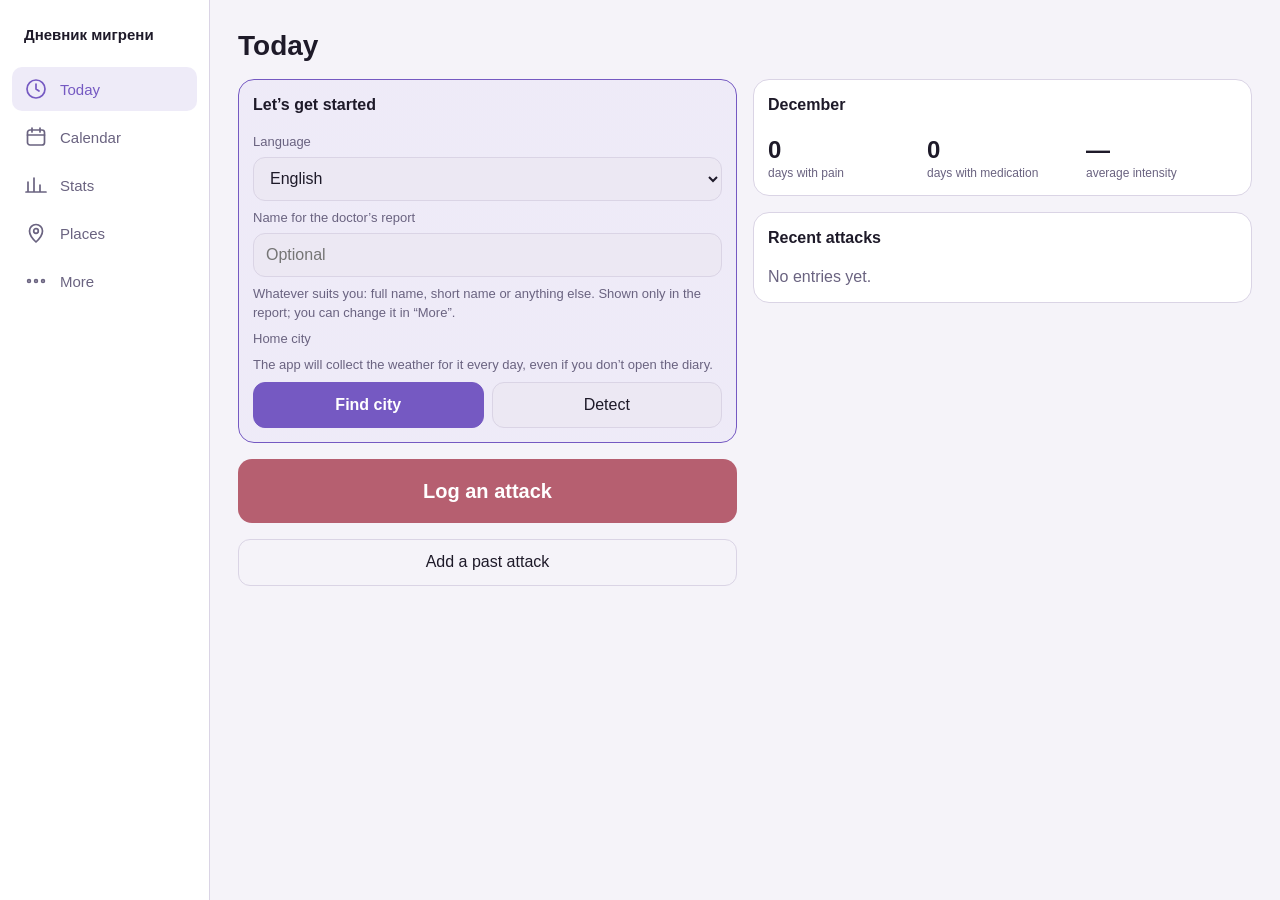
<file: index.html>
<!doctype html><html lang="ru"><head><meta charset="utf-8"><meta name="viewport" content="width=device-width, initial-scale=1, viewport-fit=cover"><meta name="theme-color" content="#14131b"><meta name="apple-mobile-web-app-capable" content="yes"><meta name="mobile-web-app-capable" content="yes"><meta name="apple-mobile-web-app-status-bar-style" content="black-translucent"><meta name="apple-mobile-web-app-title" content="Мигрень"><script> (function () { var t = 'system'; try { t = localStorage.getItem('migraine.theme') || 'system'; } catch (e) {} var light = t === 'light' || (t !== 'dark' && matchMedia('(prefers-color-scheme: light)').matches); if (t === 'light' || t === 'dark') document.documentElement.setAttribute('data-theme', t); document.querySelector('meta[name="theme-color"]').setAttribute('content', light ? '#f5f3f9' : '#14131b'); document.querySelector('meta[name="apple-mobile-web-app-status-bar-style"]').setAttribute('content', light ? 'default' : 'black-translucent'); })(); </script><link rel="apple-touch-icon" href="icons/apple-touch-icon.png"><link rel="icon" type="image/png" href="icons/icon-192.png"><link rel="manifest" href="manifest.webmanifest"><link rel="stylesheet" href="app.7e8e3eef.css"><title>Дневник мигрени</title></head><body><header class="topbar"><div id="langpick" class="topline" hidden></div><h1 id="title">Сегодня</h1><span class="statuses"><span id="sync" class="sync"></span><button id="csync" class="csync" data-action="cloud-status" hidden></button></span></header><main id="view"></main><nav class="tabbar"><button data-tab="home" aria-label="Сегодня"><svg viewBox="0 0 24 24"><path d="M12 3a9 9 0 1 0 0 18 9 9 0 0 0 0-18Zm0 4v5l3 2"/></svg><span>Сегодня</span></button><button data-tab="calendar" aria-label="Календарь"><svg viewBox="0 0 24 24"><rect x="3.5" y="5" width="17" height="15" rx="2.5"/><path d="M3.5 10h17M8 3v4M16 3v4"/></svg><span>Календарь</span></button><button data-tab="stats" aria-label="Статистика"><svg viewBox="0 0 24 24"><path d="M4 19V9M10 19V5M16 19v-7M22 19H2"/></svg><span>Статистика</span></button><button data-tab="places" aria-label="Места"><svg viewBox="0 0 24 24"><path d="M12 21s-6.5-6-6.5-11a6.5 6.5 0 0 1 13 0c0 5-6.5 11-6.5 11Z"/><circle cx="12" cy="10" r="2.3"/></svg><span>Места</span></button><button data-tab="more" aria-label="Ещё"><svg viewBox="0 0 24 24"><circle cx="5" cy="12" r="1.4"/><circle cx="12" cy="12" r="1.4"/><circle cx="19" cy="12" r="1.4"/></svg><span>Ещё</span></button></nav><div id="sheet" class="sheet-wrap" hidden><div class="sheet" role="dialog" aria-modal="true"></div></div><div id="toast" class="toast" role="status" hidden></div><section id="print"></section><script type="module" src="app.9567025d.js"></script></body></html>
</file>
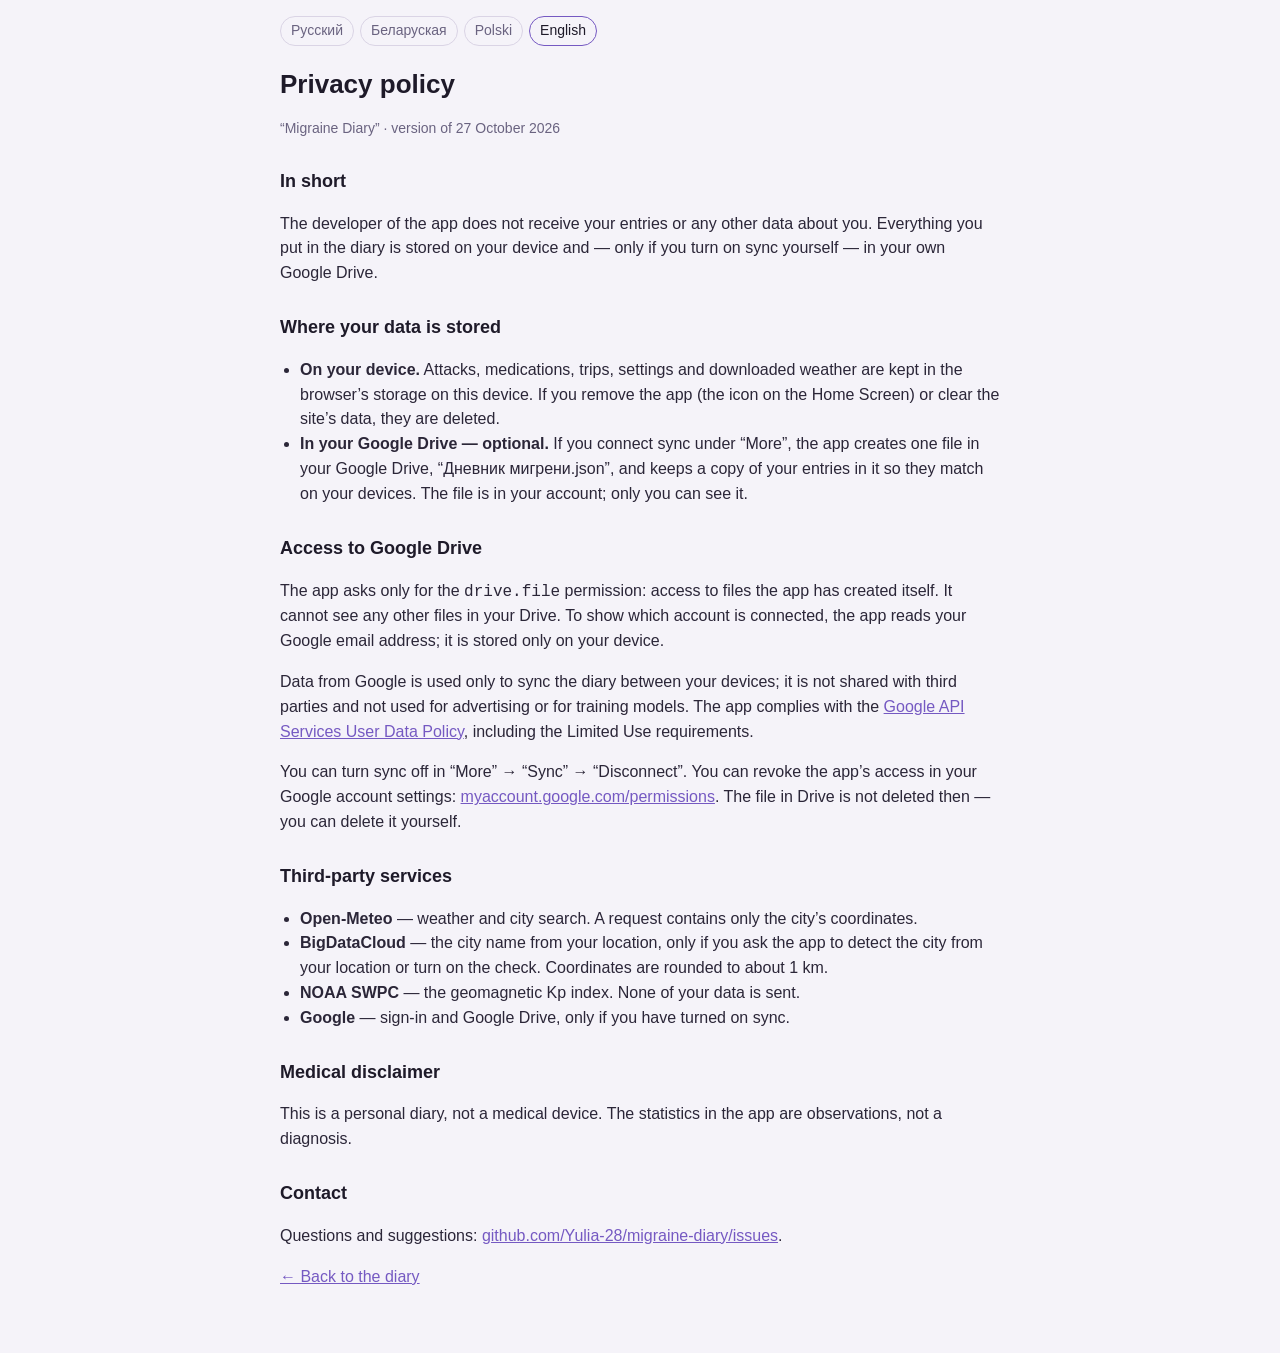
<file: privacy.html>
<!doctype html><html lang="ru"><head><meta charset="utf-8"><meta name="viewport" content="width=device-width, initial-scale=1, viewport-fit=cover"><meta name="theme-color" content="#14131b"><link rel="icon" type="image/png" href="icons/icon-192.png"><title>Политика конфиденциальности — Дневник мигрени</title><script> (function () { var t = 'system'; try { t = localStorage.getItem('migraine.theme') || 'system'; } catch (e) {} var light = t === 'light' || (t !== 'dark' && matchMedia('(prefers-color-scheme: light)').matches); document.documentElement.setAttribute('data-theme', light ? 'light' : 'dark'); document.querySelector('meta[name="theme-color"]').setAttribute('content', light ? '#f5f3f9' : '#14131b'); })(); </script><style>:root{color-scheme:dark;--bg: #14131b;--text: #e4dfec;--body: #d6d0e0;--muted: #9a93ab;--accent: #a995d6;--border: #353145}:root[data-theme=light]{color-scheme:light;--bg: #f5f3f9;--text: #1e1a29;--body: #2b2638;--muted: #6a6380;--accent: #7559c2;--border: #dad4e5}body{margin:0;background:var(--bg);color:var(--text);font:16px/1.55 -apple-system,BlinkMacSystemFont,Segoe UI,Roboto,sans-serif}main{max-width:720px;margin:0 auto;padding:calc(16px + env(safe-area-inset-top)) 16px 48px}.langs{display:flex;flex-wrap:wrap;gap:6px;margin:0 0 18px;font-size:14px}.langs a{text-decoration:none;color:var(--muted);border:1px solid var(--border);border-radius:999px;padding:3px 10px}.langs a.on{color:var(--text);border-color:var(--accent)}h1{font-size:26px;margin:0 0 4px}h2{font-size:18px;margin:28px 0 8px}p,li{color:var(--body)}.muted{color:var(--muted);font-size:14px}a{color:var(--accent)}ul{padding-left:20px}</style></head><body><main><nav class="langs"><a href="?lang=ru">Русский</a><a href="?lang=be">Беларуская</a><a href="?lang=pl">Polski</a><a href="?lang=en">English</a></nav><article lang="ru" data-title="Политика конфиденциальности — Дневник мигрени"><h1>Политика конфиденциальности</h1><p class="muted">«Дневник мигрени» · редакция от 27 октября 2026</p><h2>Коротко</h2><p>Разработчик приложения не получает ваши записи и вообще никакие данные о вас. Всё, что вы вносите в дневник, хранится на вашем устройстве и — только если вы сами подключили синхронизацию — в вашем собственном Google Drive.</p><h2>Где хранятся данные</h2><ul><li><b>На устройстве.</b> Приступы, лекарства, поездки, настройки и скачанная погода хранятся в памяти браузера на этом устройстве. Если удалить приложение (иконку с экрана «Домой») или очистить данные сайта, они удалятся.</li><li><b>В вашем Google Drive — по желанию.</b> Если в разделе «Ещё» подключить синхронизацию, приложение создаёт в вашем Google Drive один файл «Дневник мигрени.json» и хранит в нём копию записей, чтобы они совпадали на ваших устройствах. Файл лежит в вашем аккаунте, его видите только вы.</li></ul><h2>Доступ к Google Drive</h2><p>Приложение запрашивает только разрешение <code>drive.file</code>: доступ к файлам, которые создало само приложение. Остальные файлы в вашем Drive ему не видны. Для показа подключённого аккаунта приложение читает ваш адрес электронной почты Google; он хранится только на вашем устройстве.</p><p>Данные из Google используются только для синхронизации дневника между вашими устройствами, не передаются третьим лицам и не используются для рекламы или обучения моделей. Приложение соблюдает <a href="https://developers.google.com/terms/api-services-user-data-policy" target="_blank" rel="noopener">правила Google API Services User Data Policy</a>, включая требования Limited Use.</p><p>Отключить синхронизацию можно в «Ещё» → «Синхронизация» → «Отключить». Отозвать доступ приложения можно в настройках аккаунта Google: <a href="https://myaccount.google.com/permissions" target="_blank" rel="noopener">myaccount.google.com/permissions</a>. Файл в Drive при этом не удаляется — его можно удалить самостоятельно.</p><h2>Сторонние сервисы</h2><ul><li><b>Open-Meteo</b> — погода и поиск города. Запрос содержит только координаты города.</li><li><b>BigDataCloud</b> — название города по геолокации, только если вы сами нажали «Проверить по геолокации» или включили проверку. Координаты округляются примерно до 1 км.</li><li><b>NOAA SWPC</b> — магнитный индекс Kp. Никаких ваших данных не передаётся.</li><li><b>Google</b> — вход и Google Drive, только если вы подключили синхронизацию.</li></ul><h2>Медицинская оговорка</h2><p>Это личный дневник, а не медицинское изделие. Статистика в приложении — наблюдения, а не диагноз.</p><h2>Контакты</h2><p>Вопросы и предложения: <a href="https://github.com/Yulia-28/migraine-diary/issues" target="_blank" rel="noopener">github.com/Yulia-28/migraine-diary/issues</a>.</p><p><a href="./">← Вернуться в дневник</a></p></article><article lang="be" data-title="Палітыка канфідэнцыяльнасці — Дзённік мігрэні" hidden><h1>Палітыка канфідэнцыяльнасці</h1><p class="muted">«Дзённік мігрэні» · рэдакцыя ад 27 кастрычніка 2026</p><h2>Коратка</h2><p>Распрацоўшчык праграмы не атрымлівае вашы запісы і наогул ніякіх даных пра вас. Усё, што вы ўносіце ў дзённік, захоўваецца на вашай прыладзе і — толькі калі вы самі падключылі сінхранізацыю — у вашым уласным Google Drive.</p><h2>Дзе захоўваюцца даныя</h2><ul><li><b>На прыладзе.</b> Прыступы, лекі, паездкі, налады і спампаванае надвор’е захоўваюцца ў памяці браўзера на гэтай прыладзе. Калі выдаліць праграму (значок з экрана «Дадому») або ачысціць даныя сайта, яны выдаляцца.</li><li><b>У вашым Google Drive — па жаданні.</b> Калі ў раздзеле «Яшчэ» падключыць сінхранізацыю, праграма стварае ў вашым Google Drive адзін файл «Дневник мигрени.json» і захоўвае ў ім копію запісаў, каб яны супадалі на вашых прыладах. Файл ляжыць у вашым акаўнце, яго бачыце толькі вы.</li></ul><h2>Доступ да Google Drive</h2><p>Праграма запытвае толькі дазвол <code>drive.file</code>: доступ да файлаў, якія стварыла сама праграма. Астатнія файлы ў вашым Drive ёй не бачныя. Каб паказаць падключаны акаўнт, праграма чытае ваш адрас электроннай пошты Google; ён захоўваецца толькі на вашай прыладзе.</p><p>Даныя з Google выкарыстоўваюцца толькі для сінхранізацыі дзённіка паміж вашымі прыладамі, не перадаюцца трэцім асобам і не выкарыстоўваюцца для рэкламы або навучання мадэляў. Праграма выконвае <a href="https://developers.google.com/terms/api-services-user-data-policy" target="_blank" rel="noopener">правілы Google API Services User Data Policy</a>, у тым ліку патрабаванні Limited Use.</p><p>Адключыць сінхранізацыю можна ў «Яшчэ» → «Сінхранізацыя» → «Адключыць». Адклікаць доступ праграмы можна ў наладах акаўнта Google: <a href="https://myaccount.google.com/permissions" target="_blank" rel="noopener">myaccount.google.com/permissions</a>. Файл у Drive пры гэтым не выдаляецца — яго можна выдаліць самастойна.</p><h2>Іншыя сэрвісы</h2><ul><li><b>Open-Meteo</b> — надвор’е і пошук горада. Запыт змяшчае толькі каардынаты горада.</li><li><b>BigDataCloud</b> — назва горада па геалакацыі, толькі калі вы самі папрасілі вызначыць горад па геалакацыі або ўключылі праверку. Каардынаты акругляюцца прыкладна да 1 км.</li><li><b>NOAA SWPC</b> — магнітны індэкс Kp. Ніякіх вашых даных не перадаецца.</li><li><b>Google</b> — уваход і Google Drive, толькі калі вы падключылі сінхранізацыю.</li></ul><h2>Медыцынская агаворка</h2><p>Гэта асабісты дзённік, а не медыцынскі выраб. Статыстыка ў праграме — назіранні, а не дыягназ.</p><h2>Кантакты</h2><p>Пытанні і прапановы: <a href="https://github.com/Yulia-28/migraine-diary/issues" target="_blank" rel="noopener">github.com/Yulia-28/migraine-diary/issues</a>.</p><p><a href="./">← Вярнуцца ў дзённік</a></p></article><article lang="pl" data-title="Polityka prywatności — Dziennik migreny" hidden><h1>Polityka prywatności</h1><p class="muted">„Dziennik migreny” · wersja z 27 października 2026</p><h2>W skrócie</h2><p>Twórca aplikacji nie otrzymuje Twoich wpisów ani żadnych innych danych o Tobie. Wszystko, co wpisujesz do dziennika, jest przechowywane na Twoim urządzeniu i — tylko jeśli sam(a) włączysz synchronizację — na Twoim własnym Google Drive.</p><h2>Gdzie są przechowywane dane</h2><ul><li><b>Na urządzeniu.</b> Ataki, leki, wyjazdy, ustawienia i pobrana pogoda są przechowywane w pamięci przeglądarki na tym urządzeniu. Jeśli usuniesz aplikację (ikonę z ekranu początkowego) albo wyczyścisz dane witryny, zostaną usunięte.</li><li><b>Na Twoim Google Drive — opcjonalnie.</b> Jeśli w zakładce „Więcej” włączysz synchronizację, aplikacja tworzy na Twoim Google Drive jeden plik „Дневник мигрени.json” i przechowuje w nim kopię wpisów, aby były takie same na Twoich urządzeniach. Plik znajduje się na Twoim koncie i widzisz go tylko Ty.</li></ul><h2>Dostęp do Google Drive</h2><p>Aplikacja prosi tylko o uprawnienie <code>drive.file</code>: dostęp do plików, które sama utworzyła. Pozostałe pliki na Twoim Drive są dla niej niewidoczne. Aby pokazać połączone konto, aplikacja odczytuje Twój adres e-mail Google; jest on przechowywany tylko na Twoim urządzeniu.</p><p>Dane z Google są używane wyłącznie do synchronizacji dziennika między Twoimi urządzeniami, nie są przekazywane osobom trzecim i nie są wykorzystywane do reklam ani trenowania modeli. Aplikacja przestrzega <a href="https://developers.google.com/terms/api-services-user-data-policy" target="_blank" rel="noopener">zasad Google API Services User Data Policy</a>, w tym wymagań Limited Use.</p><p>Synchronizację możesz wyłączyć w „Więcej” → „Synchronizacja” → „Odłącz”. Dostęp aplikacji możesz cofnąć w ustawieniach konta Google: <a href="https://myaccount.google.com/permissions" target="_blank" rel="noopener">myaccount.google.com/permissions</a>. Plik na Drive nie jest wtedy usuwany — możesz go usunąć samodzielnie.</p><h2>Usługi zewnętrzne</h2><ul><li><b>Open-Meteo</b> — pogoda i wyszukiwanie miasta. Zapytanie zawiera tylko współrzędne miasta.</li><li><b>BigDataCloud</b> — nazwa miasta na podstawie lokalizacji, tylko jeśli sam(a) poprosisz o ustalenie miasta z lokalizacji albo włączysz sprawdzanie. Współrzędne są zaokrąglane do około 1 km.</li><li><b>NOAA SWPC</b> — indeks geomagnetyczny Kp. Żadne Twoje dane nie są przekazywane.</li><li><b>Google</b> — logowanie i Google Drive, tylko jeśli włączysz synchronizację.</li></ul><h2>Zastrzeżenie medyczne</h2><p>To osobisty dziennik, a nie wyrób medyczny. Statystyki w aplikacji to obserwacje, a nie diagnoza.</p><h2>Kontakt</h2><p>Pytania i sugestie: <a href="https://github.com/Yulia-28/migraine-diary/issues" target="_blank" rel="noopener">github.com/Yulia-28/migraine-diary/issues</a>.</p><p><a href="./">← Wróć do dziennika</a></p></article><article lang="en" data-title="Privacy policy — Migraine Diary" hidden><h1>Privacy policy</h1><p class="muted">“Migraine Diary” · version of 27 October 2026</p><h2>In short</h2><p>The developer of the app does not receive your entries or any other data about you. Everything you put in the diary is stored on your device and — only if you turn on sync yourself — in your own Google Drive.</p><h2>Where your data is stored</h2><ul><li><b>On your device.</b> Attacks, medications, trips, settings and downloaded weather are kept in the browser’s storage on this device. If you remove the app (the icon on the Home Screen) or clear the site’s data, they are deleted.</li><li><b>In your Google Drive — optional.</b> If you connect sync under “More”, the app creates one file in your Google Drive, “Дневник мигрени.json”, and keeps a copy of your entries in it so they match on your devices. The file is in your account; only you can see it.</li></ul><h2>Access to Google Drive</h2><p>The app asks only for the <code>drive.file</code> permission: access to files the app has created itself. It cannot see any other files in your Drive. To show which account is connected, the app reads your Google email address; it is stored only on your device.</p><p>Data from Google is used only to sync the diary between your devices; it is not shared with third parties and not used for advertising or for training models. The app complies with the <a href="https://developers.google.com/terms/api-services-user-data-policy" target="_blank" rel="noopener">Google API Services User Data Policy</a>, including the Limited Use requirements.</p><p>You can turn sync off in “More” → “Sync” → “Disconnect”. You can revoke the app’s access in your Google account settings: <a href="https://myaccount.google.com/permissions" target="_blank" rel="noopener">myaccount.google.com/permissions</a>. The file in Drive is not deleted then — you can delete it yourself.</p><h2>Third-party services</h2><ul><li><b>Open-Meteo</b> — weather and city search. A request contains only the city’s coordinates.</li><li><b>BigDataCloud</b> — the city name from your location, only if you ask the app to detect the city from your location or turn on the check. Coordinates are rounded to about 1 km.</li><li><b>NOAA SWPC</b> — the geomagnetic Kp index. None of your data is sent.</li><li><b>Google</b> — sign-in and Google Drive, only if you have turned on sync.</li></ul><h2>Medical disclaimer</h2><p>This is a personal diary, not a medical device. The statistics in the app are observations, not a diagnosis.</p><h2>Contact</h2><p>Questions and suggestions: <a href="https://github.com/Yulia-28/migraine-diary/issues" target="_blank" rel="noopener">github.com/Yulia-28/migraine-diary/issues</a>.</p><p><a href="./">← Back to the diary</a></p></article></main><script> (function () { var codes = ['ru', 'be', 'pl', 'en']; var asked = new URLSearchParams(location.search).get('lang'); var saved = null, diary = false; try { saved = localStorage.getItem('migraine.lang'); diary = !!localStorage.getItem('migraine.v1'); } catch (e) {} var phone = (navigator.language || '').slice(0, 2).toLowerCase(); var code = codes.indexOf(asked) >= 0 ? asked : codes.indexOf(saved) >= 0 ? saved : diary ? 'ru' : codes.indexOf(phone) >= 0 ? phone : 'en'; document.querySelectorAll('article[lang]').forEach(function (a) { a.hidden = a.lang !== code; }); document.documentElement.lang = code; document.title = document.querySelector('article[lang="' + code + '"]').getAttribute('data-title'); document.querySelectorAll('.langs a').forEach(function (l) { l.classList.toggle('on', l.getAttribute('href') === '?lang=' + code); }); })(); </script></body></html>
</file>
<file: app.7e8e3eef.css>
:root{--bg: #14131b;--surface: #1e1c28;--surface2: #2a2736;--unsure: #8f8aa6;--border: #353145;--text: #e4dfec;--muted: #9a93ab;--accent: #a995d6;--accent-soft: rgba(169, 149, 214, .16);--on-accent: #17141f;--on-start: #f3e6e9;--tint: rgba(255, 255, 255, .03);--tabbar-bg: rgba(20, 19, 27, .94);--wx-cloud: #e6e3ee;--wx-cloud-back: #a7a1b8;--wx-snow: #dff1ff;--start: #8a4f5a;--danger: #d77a7a;--warn: #d9a75e;--fall: #ff9500;--rise: #6f93c4;--med: #bb0529;--period: #ce4064e3;--unsure-mark: #a995d6;--today: #4aa3ff;--radius: 16px;--tabbar-h: 64px;color-scheme:dark}:root[data-theme=light]{--bg: #f5f3f9;--surface: #ffffff;--surface2: #ece8f3;--unsure: #9d97b5;--border: #dad4e5;--text: #1e1a29;--muted: #6a6380;--accent: #7559c2;--accent-soft: rgba(117, 89, 194, .12);--on-accent: #ffffff;--start: #b65f70;--on-start: #ffffff;--danger: #c0443f;--warn: #a86a12;--fall: #e07800;--rise: #3b6db0;--unsure-mark: #8f78d0;--today: #1f78e0;--tint: rgba(30, 26, 41, .03);--tabbar-bg: rgba(255, 255, 255, .94);--wx-cloud: #c3bed2;--wx-cloud-back: #8f89a5;--wx-snow: #8cc8f0;color-scheme:light}@media (prefers-color-scheme: light){:root:not([data-theme=dark]){--bg: #f5f3f9;--surface: #ffffff;--surface2: #ece8f3;--unsure: #9d97b5;--border: #dad4e5;--text: #1e1a29;--muted: #6a6380;--accent: #7559c2;--accent-soft: rgba(117, 89, 194, .12);--on-accent: #ffffff;--start: #b65f70;--on-start: #ffffff;--danger: #c0443f;--warn: #a86a12;--fall: #e07800;--rise: #3b6db0;--unsure-mark: #8f78d0;--today: #1f78e0;--tint: rgba(30, 26, 41, .03);--tabbar-bg: rgba(255, 255, 255, .94);--wx-cloud: #c3bed2;--wx-cloud-back: #8f89a5;--wx-snow: #8cc8f0;color-scheme:light}}*{box-sizing:border-box;-webkit-tap-highlight-color:transparent}html,body{margin:0;background:var(--bg);color:var(--text)}body{font:16px/1.4 -apple-system,BlinkMacSystemFont,SF Pro Text,Segoe UI,Roboto,sans-serif;padding:env(safe-area-inset-top) 0 calc(var(--tabbar-h) + env(safe-area-inset-bottom) + 12px);min-height:100vh}body.noscroll{overflow:hidden}button,input,select,textarea{font:inherit;color:inherit}h1,h2,h3{margin:0;font-weight:600}h3{font-size:16px;margin-bottom:8px}.topbar{display:flex;flex-wrap:wrap;align-items:baseline;justify-content:space-between;gap:12px;padding:14px 16px 6px;max-width:640px;margin:0 auto}.topbar h1{font-size:26px}.topline{flex:0 0 100%;margin-bottom:-6px}.topline[hidden]{display:none}.langpill{display:inline-flex;align-items:center;gap:6px;position:relative;cursor:pointer;border:1px solid var(--border);border-radius:999px;padding:4px 10px;color:var(--muted);font-size:14px}.langpill:focus-within{outline:2px solid var(--accent);outline-offset:2px}.langpill-name{color:var(--text)}.langpill svg{width:16px;height:16px;fill:none;stroke:currentColor;stroke-width:1.6}.langpill:after{content:"\25be";font-size:11px;pointer-events:none}.langpill select{position:absolute;inset:0;width:100%;height:100%;min-height:0;margin:0;padding:0;opacity:0;border:0;font-size:16px;cursor:pointer}.sync{font-size:13px;color:var(--muted)}.sync.busy:before{content:"\21bb  "}.statuses{display:flex;flex-wrap:wrap;justify-content:flex-end;gap:4px 10px}.csync{appearance:none;border:0;background:none;padding:0;font-size:13px;color:var(--muted);cursor:pointer}.csync:before{content:"\2601\fe0e  "}.csync.alert{color:var(--warn);text-decoration:underline;font-weight:600}.csync.alert:before{content:"\26a0  "}.cloud-alert{border-color:var(--warn)}.cloud-alert h3{color:var(--warn)}main{max-width:640px;margin:0 auto;padding:4px 16px;display:flex;flex-direction:column;gap:12px}.col{display:flex;flex-direction:column;gap:12px;min-width:0}.card{background:var(--surface);border:1px solid var(--border);border-radius:var(--radius);padding:14px;display:flex;flex-direction:column;gap:8px}.card.accent{border-color:var(--accent);background:linear-gradient(var(--accent-soft),var(--accent-soft)),var(--surface)}.card p{margin:0}.muted{color:var(--muted)}.hint{font-size:13px;color:var(--muted);margin:2px 0 0}.hint.pad{padding:0 4px 8px}.tag{font-size:12px;font-weight:500;color:var(--accent);background:var(--accent-soft);border-radius:6px;padding:1px 6px;vertical-align:1px}.risk{font-size:14px;color:var(--warn);background:#d9a75e1a;border-radius:10px;padding:8px 10px}.row{display:flex;gap:8px;flex-wrap:wrap}.row>.btn{flex:1 1 0}.inline{display:flex;gap:8px;align-items:center}.inline>input,.inline>select{flex:1 1 auto;min-width:0}.grow{flex:1 1 auto}.btn{appearance:none;border:1px solid var(--border);background:var(--surface2);border-radius:12px;padding:11px 14px;min-height:44px;cursor:pointer;text-align:center}.btn:active{transform:scale(.98)}.btn.primary{background:var(--accent);border-color:var(--accent);color:var(--on-accent);font-weight:600}.btn.danger{color:var(--danger)}.btn.ghost{background:transparent}.btn.small{min-height:36px;padding:6px 12px;font-size:14px}.btn.wide{width:100%}.btn.left{text-align:left}.btn.big.start{width:100%;min-height:52px;font-size:18px;font-weight:600;border-radius:14px;background:var(--start);border-color:transparent;color:var(--on-start)}.link{appearance:none;border:0;background:none;color:var(--accent);padding:4px 0;cursor:pointer;text-align:left}.link.strong{color:var(--text);font-weight:600;font-size:17px}.icon-btn{appearance:none;border:0;background:var(--surface2);border-radius:10px;min-width:40px;height:40px;cursor:pointer;font-size:18px}.card.ongoing{border-color:var(--start)}.ongoing-head{font-weight:600;font-size:18px;display:flex;align-items:center;gap:10px}.pulse{width:10px;height:10px;border-radius:50%;background:var(--danger);animation:pulse 2s infinite}@keyframes pulse{50%{opacity:.3}}@media (prefers-reduced-motion: reduce){.pulse{animation:none}}.wx-row{display:flex;gap:10px;font-size:15px}.wx-day{color:var(--muted);min-width:64px}.kpis{display:grid;grid-template-columns:repeat(3,1fr);gap:8px}.kpis div{display:flex;flex-direction:column}.kpis b{font-size:24px;font-weight:600}.kpis span{font-size:12px;color:var(--muted);line-height:1.25}.list{display:flex;flex-direction:column;gap:6px}.list-year{font-size:13px;font-weight:600;color:var(--muted);margin:10px 2px 6px}.card h3+.list-year{margin-top:2px}.recent-more{display:flex;gap:8px;margin-top:10px}.list-item{appearance:none;display:flex;align-items:center;gap:12px;width:100%;text-align:left;background:var(--surface2);border:1px solid transparent;border-radius:12px;padding:10px 12px;cursor:pointer}.list-item .grow{display:flex;flex-direction:column}.list-item .muted{font-size:13px}.chev{color:var(--muted);font-size:22px}.int{width:34px;height:34px;border-radius:10px;flex:none;display:grid;place-items:center;background:var(--c);color:#1b1520;font-weight:700}.chips{display:flex;flex-wrap:wrap;gap:6px}#f-triggers{display:flex;flex-direction:column;gap:10px}.chip{appearance:none;border:1px solid var(--border);background:var(--surface2);border-radius:999px;padding:7px 12px;min-height:36px;cursor:pointer;font-size:14px}.chip[aria-pressed=true]{background:var(--accent);border-color:var(--accent);color:var(--on-accent);font-weight:600}.chip[aria-pressed=true]:not(.num):before{content:"\2713  "}.chip.big{padding:10px 16px;font-size:15px}.chips.seg{flex-wrap:nowrap;overflow-x:auto;scrollbar-width:none}.chips.seg .chip{flex:none}.scale{display:grid;grid-template-columns:repeat(6,1fr);gap:6px}.chip.num{border-radius:12px;min-height:48px;font-size:18px;font-weight:600;border-color:transparent;background:var(--surface2);box-shadow:inset 0 -4px 0 var(--c)}.chip.num[aria-pressed=true]{background:var(--c);color:#1b1520;border-color:transparent}.chip.num.unsure{font-weight:700}.field{display:flex;flex-direction:column;gap:6px}.field>label{font-size:13px;color:var(--muted)}input,select,textarea{background:var(--surface2);border:1px solid var(--border);border-radius:12px;padding:10px 12px;min-height:44px;width:100%}input[type=datetime-local],input[type=date]{-webkit-appearance:none}textarea{resize:vertical}details{border-top:1px solid var(--border);padding-top:10px}details>summary{cursor:pointer;color:var(--accent);padding:4px 0 10px}details[open]>summary{margin-bottom:4px}details .field+.field{margin-top:12px}.med{display:flex;flex-direction:column;gap:6px;padding:8px;border-radius:12px;background:var(--tint)}.med .inline{flex-wrap:wrap}.med .m-time{flex:1 1 190px}.med .m-effect{flex:1 1 150px}.switch{display:flex;align-items:center;gap:10px;padding:4px 0}.switch input{width:22px;height:22px;min-height:0;accent-color:var(--accent)}.sheet-wrap{position:fixed;inset:0;background:#05040a99;z-index:20;display:flex;align-items:flex-end;justify-content:center}.sheet-wrap[hidden]{display:none}.sheet{background:var(--bg);border:1px solid var(--border);border-bottom:0;border-radius:20px 20px 0 0;width:100%;max-width:640px;max-height:calc(100vh - env(safe-area-inset-top) - 24px);display:flex;flex-direction:column}.sheet-head{display:flex;align-items:center;justify-content:space-between;padding:14px 16px 8px;gap:12px}.sheet-head h2{font-size:20px}.sheet-body{overflow-y:auto;padding:4px 16px calc(16px + env(safe-area-inset-bottom));display:flex;flex-direction:column;gap:14px;-webkit-overflow-scrolling:touch}.sheet-body h3{margin:4px 0 -6px}.sheet-actions{display:flex;gap:8px;position:sticky;bottom:0;padding-top:8px;background:var(--bg)}.toast{position:fixed;left:50%;transform:translate(-50%);bottom:calc(var(--tabbar-h) + env(safe-area-inset-bottom) + 14px);background:var(--surface2);border:1px solid var(--border);padding:10px 16px;border-radius:12px;z-index:30;max-width:calc(100% - 32px)}.remind-status{color:var(--accent);font-size:14px;font-weight:600;margin:0}.update-bar{position:fixed;left:50%;transform:translate(-50%);bottom:calc(var(--tabbar-h) + env(safe-area-inset-bottom) + 14px);width:max-content;max-width:calc(100% - 32px);z-index:25;display:flex;align-items:center;gap:12px;background:var(--surface2);border:1px solid var(--accent);border-radius:14px;padding:8px 8px 8px 14px;font-size:14px}.tabbar{position:fixed;left:0;right:0;bottom:0;z-index:10;display:flex;justify-content:space-around;background:var(--tabbar-bg);backdrop-filter:blur(12px);-webkit-backdrop-filter:blur(12px);border-top:1px solid var(--border);padding:6px 4px calc(6px + env(safe-area-inset-bottom))}.tabbar button{appearance:none;border:0;background:none;color:var(--muted);display:flex;flex-direction:column;align-items:center;gap:2px;font-size:11px;padding:4px 6px;min-width:60px;cursor:pointer}.tabbar svg{width:24px;height:24px;fill:none;stroke:currentColor;stroke-width:1.7;stroke-linecap:round;stroke-linejoin:round}.tabbar button.active{color:var(--accent)}.cal-head{display:flex;align-items:center;justify-content:space-between}.cal-grid{display:grid;grid-template-columns:repeat(7,1fr);gap:4px}.cal-grid.wd span{text-align:center;font-size:12px;color:var(--muted)}.cal-cell{appearance:none;border:1px solid transparent;background:var(--surface2);border-radius:10px;min-height:66px;display:flex;flex-direction:column;align-items:center;gap:2px;padding:4px 2px;cursor:pointer;min-width:0}.cal-cell .n{font-size:15px;min-width:24px;height:22px;line-height:22px;padding:0 4px;border-radius:999px;text-align:center}.cal-cell .wx{height:20px;display:flex;align-items:center}.cal-cell .wx svg{width:20px;height:20px}.cal-cell.att{box-shadow:inset 0 0 0 1.5px var(--c)}.cal-cell.att .n{background:var(--c);color:#1b1520;font-weight:700}.cal-cell.unsure{box-shadow:inset 0 0 0 1.5px var(--unsure-mark)}.cal-cell.unsure .n{background:var(--unsure-mark);color:#1b1520;font-weight:700}.cal-cell.today{box-shadow:inset 0 0 0 2px var(--today)}.cal-cell.today.att{box-shadow:inset 0 0 0 2px var(--today),inset 0 0 0 4px var(--surface2),inset 0 0 0 5.5px var(--c)}.cal-cell.today.unsure{box-shadow:inset 0 0 0 2px var(--today),inset 0 0 0 4px var(--surface2),inset 0 0 0 5.5px var(--unsure-mark)}.cal-cell.future{opacity:.6}.marks{display:flex;gap:2px;align-items:center;height:12px;margin-top:auto;font-size:11px;font-style:normal}.marks i,.legend i{font-style:normal}.mk-med{color:var(--med);font-size:11px;line-height:1}.mk-unsure{color:var(--unsure-mark);font-size:12px;font-weight:800;line-height:1}.mk-period,.drop-icon{display:inline-flex;flex:none}.legend .drop-icon{margin-right:4px}.row-icons{display:flex;align-items:center;gap:6px;margin-left:auto;flex:none}.mk-fall{color:var(--fall);font-weight:700}.mk-travel{color:var(--accent)}.legend{display:flex;flex-wrap:wrap;gap:6px 14px;font-size:12px;color:var(--muted)}.legend span{display:inline-flex;align-items:center;gap:5px}.lg-att{display:inline-block;width:14px;height:12px;border-radius:999px;background:linear-gradient(90deg,#cfb759,#c72923)}.wx-icon{flex:none}.wx-row{align-items:center}.wx-cell{display:inline-flex;align-items:center;gap:6px}.kv{width:100%;border-collapse:collapse;font-size:14px}.kv th{text-align:left;font-weight:400;color:var(--muted);padding:5px 8px 5px 0;vertical-align:top}.kv td{text-align:right;padding:5px 0}.kv tr+tr{border-top:1px solid var(--border)}.chart{width:100%;height:auto;display:block}.chart .grid{stroke:var(--border);stroke-width:.6}.chart .grid.strong{stroke:var(--muted);stroke-width:.6}.chart .axis{fill:var(--muted);font-size:8.5px}.chart .pline{fill:none;stroke:var(--accent);stroke-width:1.6;stroke-linejoin:round}.chart .bar-fall{fill:var(--fall);opacity:.55}.chart .bar-fall.strong{opacity:1}.chart .bar-rise{fill:var(--rise);opacity:.6}.chart .att-line{stroke-width:1;opacity:.28}.chart .med-tick{fill:var(--med)}.chart .band{fill:var(--accent-soft)}.chart .band-label{fill:var(--accent);font-size:8px}.factor{display:flex;flex-direction:column;gap:3px;padding:10px 0;border-top:1px solid var(--border)}.factor.weak{opacity:.7}.factor.none{flex-direction:row;justify-content:space-between;gap:8px;opacity:.5;font-size:14px}.factor small{font-size:12px}.f-top{display:flex;justify-content:space-between;gap:8px;align-items:baseline}.f-bar{height:6px;background:var(--surface2);border-radius:3px;overflow:hidden}.f-bar i{display:block;height:100%;background:var(--accent);border-radius:3px}.f-bar.base i{background:var(--muted);opacity:.6}.factor.signal .f-bar:not(.base) i{background:var(--warn)}.badge{font-size:13px;font-weight:600;padding:1px 8px;border-radius:8px;background:var(--surface2);white-space:nowrap}.badge.hot{background:#d9a75e33;color:var(--warn)}.badge.weak{font-weight:400;color:var(--muted)}.buckets{display:grid;grid-template-columns:repeat(6,1fr);gap:6px;text-align:center}.bucket{display:flex;flex-direction:column;align-items:center;gap:2px;font-size:12px}.bucket b{font-size:14px}.b-col{width:100%;height:70px;display:flex;align-items:flex-end;background:var(--surface2);border-radius:8px;overflow:hidden}.b-col i{display:block;width:100%;background:var(--accent)}.report{background:#fff;color:#1a1a1a;border-radius:12px;padding:16px;font-size:13px;overflow-x:auto}.report h1{font-size:18px}.report h2{font-size:15px;margin:14px 0 6px}.report h3{font-size:13px;margin:10px 0 5px}.report p{margin:4px 0}.rep{border-collapse:collapse;width:100%}.rep th,.rep td{border:1px solid #c9c9c9;padding:4px 6px;text-align:left;vertical-align:top}.rep-yearbar{display:flex;align-items:center;justify-content:space-between;margin:10px 0 8px}.rep-yearbar .icon-btn:disabled{opacity:.35;cursor:default}.rep-grid{display:grid;grid-template-columns:repeat(6,minmax(0,1fr));gap:6px;margin-bottom:6px}.rep-grid .chip{padding:7px 0;border-radius:10px;text-align:center}.rep-grid .chip[aria-pressed=true]:before{content:none}.rep-grid .chip:disabled{opacity:.35;border-style:dashed;cursor:default}.btn:disabled{opacity:.45;cursor:default}.rc-legend{display:flex;flex-wrap:wrap;gap:4px 16px;color:#333;margin:6px 0 12px!important}.rc-tri{color:#e0201b}.rc-dia{color:#f08c00}.rc-unsure{color:#6b6585;font-weight:700}.rc-sw{display:inline-block;width:12px;height:12px;border:1px solid #ccc;vertical-align:-2px}.rc-future{background:#e4e4e4;color:#9a9a9a}.rc-pain{background:#fff1dc}.rc-maybe{background:#f0ecf8}.rc-months{display:grid;grid-template-columns:repeat(3,minmax(0,1fr));gap:18px;margin-bottom:6px}.rc-mh{display:flex;flex-direction:column;margin-bottom:4px}.rc-mh b{font-size:14px}.rc-mh span{color:#555;font-size:11px}.rc-wd,.rc-grid{display:grid;grid-template-columns:repeat(7,minmax(0,1fr));gap:2px}.rc-wd span{text-align:center;color:#888;font-size:10px}.rc-c{position:relative;height:42px;border:1px solid #ddd}.rc-c.rc-blank{border-color:transparent}.rc-n{position:absolute;top:2px;left:4px;font-size:11px}.rc-c .rc-tri,.rc-c .rc-dia{position:absolute;left:4px;bottom:3px;font-size:14px;line-height:1}.rc-c .rc-int,.rc-c .rc-unsure{position:absolute;right:4px;bottom:3px;font-size:14px;line-height:1}.rc-c .rc-drop{position:absolute;right:3px;top:3px;line-height:0}.rc-strip{min-width:640px}.rb-row{display:flex;align-items:center;gap:6px;margin:2px 0}.rb-m{width:110px;flex:none;font-size:12px}.rb-sum{width:70px;flex:none;text-align:right;font-variant-numeric:tabular-nums}.rb-cells{flex:1;display:grid;grid-template-columns:repeat(31,minmax(0,1fr));gap:1px}.rb-c{min-height:30px;border:1px solid #e0e0e0;display:flex;flex-direction:column;align-items:center;justify-content:center;gap:1px;font-size:10px;line-height:1;overflow:hidden}.rb-c .rc-drop{line-height:0}.rb-c .rc-drop svg{width:8px;height:8px}.rb-c .rc-tri,.rb-c .rc-dia{font-size:9px}.rb-none{border-color:transparent}.rb-head .rb-cells span{text-align:center;font-size:9px;color:#888}.rb-head .rb-sum{font-size:10px;color:#666}@media (max-width: 600px){.rc-months{grid-template-columns:1fr}}.rep td.notes{white-space:pre-line;min-width:140px}#print{display:none}@media (min-width: 900px){:root{--tabbar-h: 0px;--side-w: 210px}body{padding:0 0 32px var(--side-w)}.tabbar{top:0;right:auto;width:var(--side-w);flex-direction:column;justify-content:flex-start;gap:4px;padding:24px 12px;border-top:0;border-right:1px solid var(--border);background:var(--surface)}.tabbar:before{content:"\414\43d\435\432\43d\438\43a  \43c\438\433\440\435\43d\438";font-weight:600;color:var(--text);padding:0 12px 18px;font-size:15px}.tabbar button{flex-direction:row;gap:12px;font-size:15px;padding:10px 12px;border-radius:10px;min-width:0;width:100%}.tabbar button.active{background:var(--accent-soft)}.topbar,main{max-width:1120px;margin:0}.topbar{padding:26px 28px 10px}.topbar h1{font-size:28px}main{padding:4px 28px;display:grid;grid-template-columns:repeat(2,minmax(0,1fr));gap:16px;align-items:start}main .col{gap:16px}main>.span{grid-column:1 / -1}main[data-view=calendar]{grid-template-columns:minmax(0,3fr) minmax(0,2fr)}.chips.seg{flex-wrap:wrap}.btn.big.start{min-height:64px;font-size:20px}.cal-cell{min-height:96px;padding:8px 4px 6px;gap:6px}.cal-cell .n{font-size:16px;height:26px;line-height:26px;min-width:30px}.cal-cell .wx{height:32px}.cal-cell .wx svg{width:32px;height:32px}.chart .axis,.chart .band-label{font-size:10px}.sheet-wrap{align-items:center;padding:24px}.sheet{border-radius:20px;border-bottom:1px solid var(--border);max-width:600px;max-height:calc(100vh - 48px)}.sheet.wide{max-width:1100px}.sheet-body{padding-bottom:20px}.toast{bottom:28px;left:calc(50% + var(--side-w) / 2)}}@media (hover: hover){.btn:hover,.chip:hover,.list-item:hover,.cal-cell:hover,.icon-btn:hover{filter:brightness(1.15)}.tabbar button:hover{color:var(--text)}.link:hover{text-decoration:underline}}@media print{@page{size:A4 landscape;margin:12mm}body{background:#fff;color:#000;padding:0;font-size:11pt}body>*:not(#print){display:none!important}#print{display:block;-webkit-print-color-adjust:exact;print-color-adjust:exact}#print .rc-page{break-after:page}#print .rc-months{grid-template-columns:repeat(3,minmax(0,1fr))}#print .rc-strip{min-width:0}#print h1{font-size:18pt;margin-bottom:4pt}#print h2{font-size:13pt;margin:14pt 0 6pt}#print h3{font-size:11pt;margin:9pt 0 4pt}#print .rep th,#print .rep td{border:1px solid #999;padding:3pt 5pt}#print .rep{break-inside:auto}#print tr{break-inside:avoid}}
</file>
